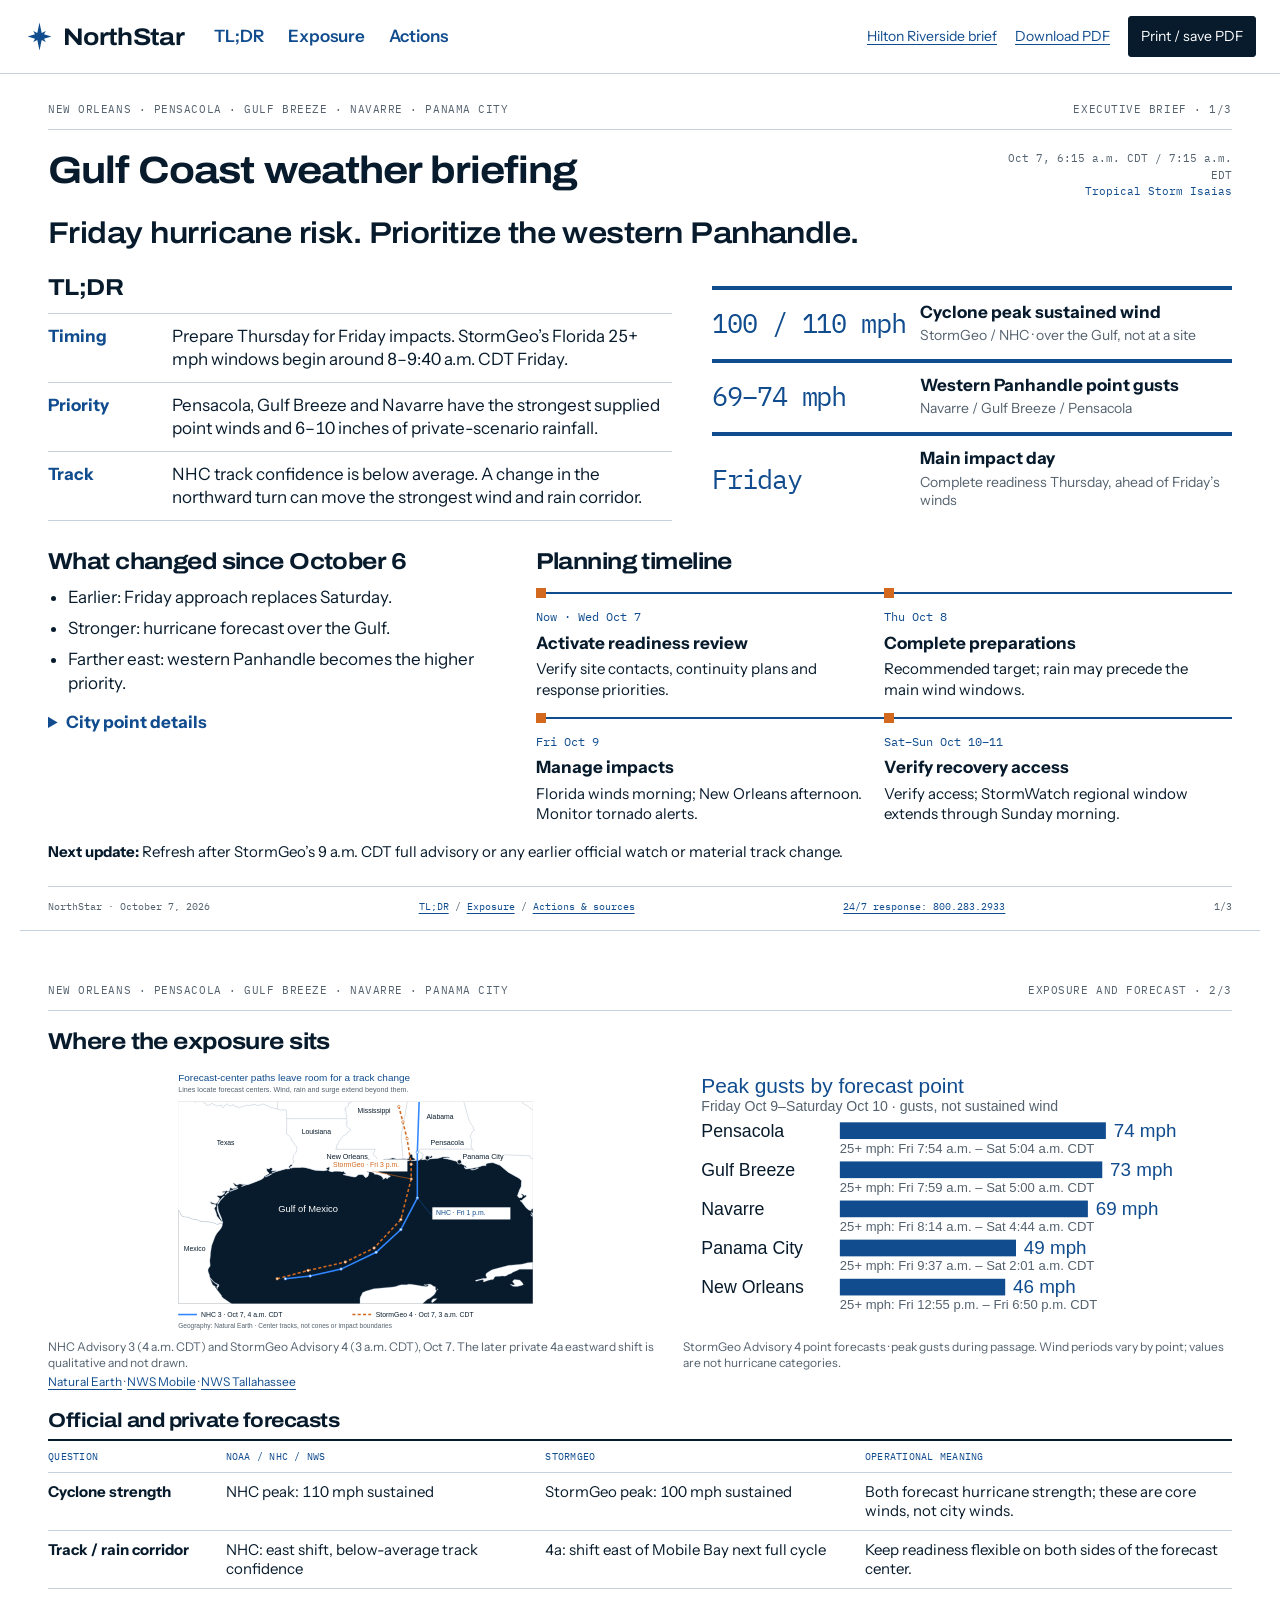
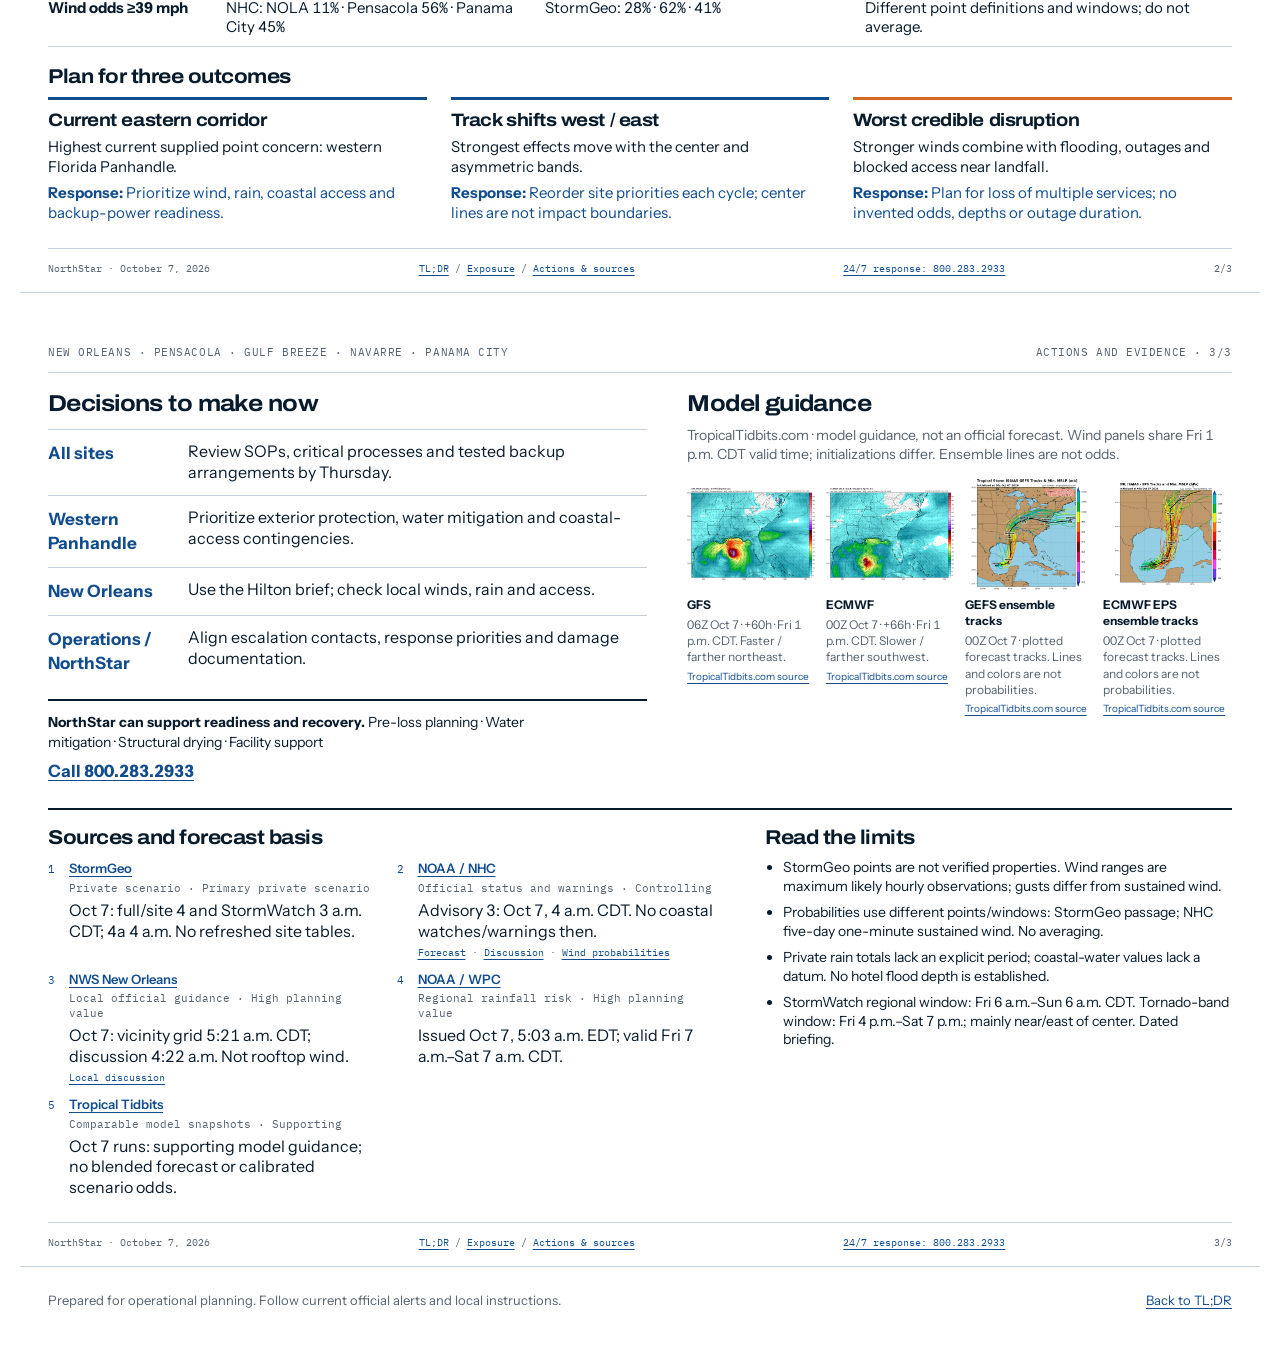
<file: index.html>
<!doctype html>
<html lang="en"><head><meta charset="utf-8"><meta name="viewport" content="width=device-width,initial-scale=1"><meta name="theme-color" content="#071B2C"><title>Gulf Coast weather briefing | NorthStar</title><meta name="description" content="Isaias is forecast to strengthen over the Gulf. The eastward track trend lowers current New Orleans exposure while raising concern farther east."><meta property="og:title" content="Gulf Coast weather briefing | NorthStar"><meta property="og:description" content="Friday hurricane risk. Prioritize the western Panhandle."><meta property="og:url" content="https://northstarrecovery.github.io/gulf-disturbance-57-briefing/"><link rel="stylesheet" href="styles.css"><script src="app.js" defer></script></head>
<body><a class="skip" href="#summary">Skip to briefing</a>
<header class="site-head"><a class="brand" href="#summary" aria-label="NorthStar briefing"><img src="assets/logos/star-mark-blue.svg" alt=""><span>NorthStar</span></a><nav aria-label="Briefing sections"><a href="#summary">TL;DR</a><a href="#exposure">Exposure</a><a href="#decisions">Actions</a></nav><div class="tools"><a href="https://northstarrecovery.github.io/gulf-disturbance-57-briefing/hilton-riverside/">Hilton Riverside brief</a><a class="pdf-download" href="briefing.pdf">Download PDF</a><button type="button" data-print>Print / save PDF</button></div></header>
<main>
<section class="sheet summary-sheet" id="summary" aria-labelledby="brief-title">
<div class="first-sheet-head"><div class="print-brand"><img src="assets/logos/star-mark-blue.svg" alt=""><span>NorthStar</span></div><div class="sheet-head"><span>New Orleans · Pensacola · Gulf Breeze · Navarre · Panama City</span><span>Executive brief · 1/3</span></div></div>
<div class="summary-title"><h1 id="brief-title">Gulf Coast weather briefing</h1><p class="stamp">Oct 7, 6:15 a.m. CDT / 7:15 a.m. EDT<span>Tropical Storm Isaias</span></p></div>
<p class="headline">Friday hurricane risk. Prioritize the western Panhandle.</p>
<div class="summary-main"><div class="tldr"><h2>TL;DR</h2><ol><li><span class="tldr-label">Timing</span><p>Prepare Thursday for Friday impacts. StormGeo’s Florida 25+ mph windows begin around 8–9:40 a.m. CDT Friday.</p></li><li><span class="tldr-label">Priority</span><p>Pensacola, Gulf Breeze and Navarre have the strongest supplied point winds and 6–10 inches of private-scenario rainfall.</p></li><li><span class="tldr-label">Track</span><p>NHC track confidence is below average. A change in the northward turn can move the strongest wind and rain corridor.</p></li></ol></div><div class="metrics" aria-label="Key forecast figures"><div class="metric"><strong>100 / 110 mph</strong><span>Cyclone peak sustained wind</span><p>StormGeo / NHC · over the Gulf, not at a site</p></div><div class="metric"><strong>69–74 mph</strong><span>Western Panhandle point gusts</span><p>Navarre / Gulf Breeze / Pensacola</p></div><div class="metric"><strong>Friday</strong><span>Main impact day</span><p>Complete readiness Thursday, ahead of Friday’s winds</p></div></div></div>
<div class="summary-bottom"><div class="change-block"><h2>What changed since October 6</h2><ul><li>Earlier: Friday approach replaces Saturday.</li><li>Stronger: hurricane forecast over the Gulf.</li><li>Farther east: western Panhandle becomes the higher priority.</li></ul><details class="point-details"><summary>City point details</summary><table class="point-table"><thead><tr><th>StormGeo<br>city point</th><th>Upper sustained<br>(mph)</th><th>Gust<br>(mph)</th><th>Probability<br>≥39 mph</th><th>Rain<br>(in)</th></tr></thead><tbody><tr><th scope="row">New Orleans</th><td>26</td><td>46</td><td>28%</td><td>2–5</td></tr><tr><th scope="row">Panama City</th><td>35</td><td>49</td><td>41%</td><td>3–6</td></tr><tr><th scope="row">Navarre</th><td>51</td><td>69</td><td>60%</td><td>6–10</td></tr><tr><th scope="row">Gulf Breeze</th><td>53</td><td>73</td><td>58%</td><td>6–10</td></tr><tr><th scope="row">Pensacola</th><td>56</td><td>74</td><td>62%</td><td>6–10</td></tr></tbody></table></details></div><div class="timing"><h2>Planning timeline</h2><ol><li><span class="time">Now · Wed Oct 7</span><strong>Activate readiness review</strong><p>Verify site contacts, continuity plans and response priorities.</p></li><li><span class="time">Thu Oct 8</span><strong>Complete preparations</strong><p>Recommended target; rain may precede the main wind windows.</p></li><li><span class="time">Fri Oct 9</span><strong>Manage impacts</strong><p>Florida winds morning; New Orleans afternoon. Monitor tornado alerts.</p></li><li><span class="time">Sat–Sun Oct 10–11</span><strong>Verify recovery access</strong><p>Verify access; StormWatch regional window extends through Sunday morning.</p></li></ol></div></div>
<p class="next-update"><strong>Next update:</strong> Refresh after StormGeo’s 9 a.m. CDT full advisory or any earlier official watch or material track change.</p><footer class="sheet-foot"><span>NorthStar · October 7, 2026</span><nav aria-label="Briefing contents"><a href="#summary">TL;DR</a> / <a href="#exposure">Exposure</a> / <a href="#decisions">Actions &amp; sources</a></nav><a href="tel:8002832933">24/7 response: 800.283.2933</a><span>1/3</span></footer></section>

<section class="sheet exposure-sheet" id="exposure" aria-labelledby="exposure-title">
<div class="sheet-head"><span>New Orleans · Pensacola · Gulf Breeze · Navarre · Panama City</span><span>Exposure and forecast · 2/3</span></div>
<div class="section-heading"><h2 id="exposure-title">Where the exposure sits</h2></div>
<div class="visual-pair"><figure class="visual map"><img src="assets/gulf-tracks.svg" alt="Geographic Gulf map comparing dated NHC Advisory 3 and StormGeo Advisory 4 forecast center tracks and locating New Orleans, Pensacola and Panama City. Lines are not impact boundaries." loading="eager"><figcaption>NHC Advisory 3 (4 a.m. CDT) and StormGeo Advisory 4 (3 a.m. CDT), Oct 7. The later private 4a eastward shift is qualitative and not drawn.<span class="geo-sources"><a href="https://www.naturalearthdata.com/about/terms-of-use/">Natural Earth</a> · <a href="https://forecast.weather.gov/product.php?site=NWS&amp;issuedby=MOB&amp;product=AFD&amp;format=TXT&amp;version=1&amp;glossary=0">NWS Mobile</a> · <a href="https://forecast.weather.gov/product.php?site=NWS&amp;issuedby=TAE&amp;product=AFD&amp;format=TXT&amp;version=1&amp;glossary=0">NWS Tallahassee</a></span></figcaption></figure><figure class="visual chart"><img src="assets/regional-wind.svg" alt="StormGeo point peak gusts: New Orleans 46, Panama City 49, Navarre 69, Gulf Breeze 73 and Pensacola 74 mph. These are gusts, not sustained winds." loading="eager"><figcaption>StormGeo Advisory 4 point forecasts · peak gusts during passage. Wind periods vary by point; values are not hurricane categories.</figcaption></figure></div>
<div class="comparison"><h2>Official and private forecasts</h2><table><thead><tr><th scope="col">Question</th><th scope="col">NOAA / NHC / NWS</th><th scope="col">StormGeo</th><th scope="col">Operational meaning</th></tr></thead><tbody><tr><th scope="row">Cyclone strength</th><td data-label="NOAA / NHC / NWS">NHC peak: 110 mph sustained</td><td data-label="StormGeo">StormGeo peak: 100 mph sustained</td><td data-label="Operational meaning">Both forecast hurricane strength; these are core winds, not city winds.</td></tr><tr><th scope="row">Track / rain corridor</th><td data-label="NOAA / NHC / NWS">NHC: east shift, below-average track confidence</td><td data-label="StormGeo">4a: shift east of Mobile Bay next full cycle</td><td data-label="Operational meaning">Keep readiness flexible on both sides of the forecast center.</td></tr><tr><th scope="row">Wind odds ≥39 mph</th><td data-label="NOAA / NHC / NWS">NHC: NOLA 11% · Pensacola 56% · Panama City 45%</td><td data-label="StormGeo">StormGeo: 28% · 62% · 41%</td><td data-label="Operational meaning">Different point definitions and windows; do not average.</td></tr></tbody></table></div>
<div class="scenario-wrap"><h2>Plan for three outcomes</h2><div class="scenarios"><article class="scenario"><h3>Current eastern corridor</h3><p>Highest current supplied point concern: western Florida Panhandle.</p><p><strong>Response:</strong> Prioritize wind, rain, coastal access and backup-power readiness.</p></article><article class="scenario"><h3>Track shifts west / east</h3><p>Strongest effects move with the center and asymmetric bands.</p><p><strong>Response:</strong> Reorder site priorities each cycle; center lines are not impact boundaries.</p></article><article class="scenario"><h3>Worst credible disruption</h3><p>Stronger winds combine with flooding, outages and blocked access near landfall.</p><p><strong>Response:</strong> Plan for loss of multiple services; no invented odds, depths or outage duration.</p></article></div></div>
<footer class="sheet-foot"><span>NorthStar · October 7, 2026</span><nav aria-label="Briefing contents"><a href="#summary">TL;DR</a> / <a href="#exposure">Exposure</a> / <a href="#decisions">Actions &amp; sources</a></nav><a href="tel:8002832933">24/7 response: 800.283.2933</a><span>2/3</span></footer></section>

<section class="sheet decisions-sheet" id="decisions" aria-labelledby="decisions-title">
<div class="sheet-head"><span>New Orleans · Pensacola · Gulf Breeze · Navarre · Panama City</span><span>Actions and evidence · 3/3</span></div>
<div class="decision-grid"><div><h2 id="decisions-title">Decisions to make now</h2><ol class="actions"><li><span class="action-owner">All sites</span><p>Review SOPs, critical processes and tested backup arrangements by Thursday.</p></li><li><span class="action-owner">Western Panhandle</span><p>Prioritize exterior protection, water mitigation and coastal-access contingencies.</p></li><li><span class="action-owner">New Orleans</span><p>Use the Hilton brief; check local winds, rain and access.</p></li><li><span class="action-owner">Operations / NorthStar</span><p>Align escalation contacts, response priorities and damage documentation.</p></li></ol><div class="response"><p><strong>NorthStar can support readiness and recovery.</strong> Pre-loss planning · Water mitigation · Structural drying · Facility support</p><a href="tel:8002832933">Call 800.283.2933</a></div></div><aside class="models"><h2>Model guidance</h2><p class="model-guidance">TropicalTidbits.com · model guidance, not an official forecast. Wind panels share Fri 1 p.m. CDT valid time; initializations differ. Ensemble lines are not odds.</p><div class="model-strip" style="--model-count:4"><figure class="model"><a data-local-zoom href="assets/gfs-wind-2026100706-f60.png" aria-label="Open full GFS image"><img src="assets/gfs-wind-2026100706-f60.png" alt="A compact, stronger center in the north-central Gulf with a broader area of stronger winds reaching toward the northern coast, compared with the two other panels at this valid time." loading="eager"></a><figcaption><strong>GFS</strong><span>06Z Oct 7 · +60h · Fri 1 p.m. CDT. Faster / farther northeast.</span><span class="model-provider"><a href="https://www.tropicaltidbits.com/analysis/models/?model=gfs&amp;region=seus&amp;pkg=mslp_wind&amp;runtime=2026100706&amp;fh=60">TropicalTidbits.com source</a></span></figcaption></figure><figure class="model"><a data-local-zoom href="assets/ecmwf-wind-2026100700-f66.png" aria-label="Open full ECMWF image"><img src="assets/ecmwf-wind-2026100700-f66.png" alt="A defined cyclone remains farther south in the Gulf at the same valid hour, with stronger winds nearer its core and a separate wind band along parts of the northern Gulf coast." loading="eager"></a><figcaption><strong>ECMWF</strong><span>00Z Oct 7 · +66h · Fri 1 p.m. CDT. Slower / farther southwest.</span><span class="model-provider"><a href="https://www.tropicaltidbits.com/analysis/models/?model=ecmwf&amp;region=seus&amp;pkg=mslp_wind&amp;runtime=2026100700&amp;fh=66">TropicalTidbits.com source</a></span></figcaption></figure><figure class="model"><a data-local-zoom href="assets/isaias-gefs-2026100700.png" aria-label="Open full GEFS ensemble tracks image"><img src="assets/isaias-gefs-2026100700.png" alt="Members show substantial track spread through the northern Gulf and inland; physics-based westward solutions remain present. The graphic expressly directs readers to official information for decisions." loading="eager"></a><figcaption><strong>GEFS ensemble tracks</strong><span>00Z Oct 7 · plotted forecast tracks. Lines and colors are not probabilities.</span><span class="model-provider"><a href="https://www.tropicaltidbits.com/storminfo/#09L">TropicalTidbits.com source</a></span></figcaption></figure><figure class="model"><a data-local-zoom href="assets/isaias-eps-2026100700.png" aria-label="Open full ECMWF EPS ensemble tracks image"><img src="assets/isaias-eps-2026100700.png" alt="Members differ across the central/northern Gulf and on northward timing. These physics-based trajectories do not eliminate the farther-east solutions discussed by NHC." loading="eager"></a><figcaption><strong>ECMWF EPS ensemble tracks</strong><span>00Z Oct 7 · plotted forecast tracks. Lines and colors are not probabilities.</span><span class="model-provider"><a href="https://www.tropicaltidbits.com/storminfo/#09L">TropicalTidbits.com source</a></span></figcaption></figure></div></aside></div>
<div class="evidence-grid"><section aria-labelledby="sources-title"><h2 id="sources-title">Sources and forecast basis</h2><ol class="sources"><li><span class="source-number">1</span><div><a href="https://stormgeo.com/">StormGeo</a><p class="source-meta">Private scenario · Primary private scenario</p><p class="source-body">Oct 7: full/site 4 and StormWatch 3 a.m. CDT; 4a 4 a.m. No refreshed site tables.</p></div></li><li><span class="source-number">2</span><div><a href="https://www.nhc.noaa.gov/archive/2026/al09/al092026.public.003.shtml">NOAA / NHC</a><p class="source-meta">Official status and warnings · Controlling</p><p class="source-body">Advisory 3: Oct 7, 4 a.m. CDT. No coastal watches/warnings then.</p><div class="source-links"><a href="https://www.nhc.noaa.gov/archive/2026/al09/al092026.fstadv.003.shtml">Forecast</a> · <a href="https://www.nhc.noaa.gov/archive/2026/al09/al092026.discus.003.shtml">Discussion</a> · <a href="https://www.nhc.noaa.gov/archive/2026/al09/al092026.wndprb.003.shtml">Wind probabilities</a></div></div></li><li><span class="source-number">3</span><div><a href="https://forecast.weather.gov/MapClick.php?lat=29.946&amp;lon=-90.063">NWS New Orleans</a><p class="source-meta">Local official guidance · High planning value</p><p class="source-body">Oct 7: vicinity grid 5:21 a.m. CDT; discussion 4:22 a.m. Not rooftop wind.</p><div class="source-links"><a href="https://forecast.weather.gov/product.php?format=TXT&amp;glossary=0&amp;highlight=off&amp;issuedby=LIX&amp;product=AFD&amp;site=NWS&amp;version=1">Local discussion</a></div></div></li><li><span class="source-number">4</span><div><a href="https://www.wpc.ncep.noaa.gov/qpf/ero.php?opt=curr&amp;day=3">NOAA / WPC</a><p class="source-meta">Regional rainfall risk · High planning value</p><p class="source-body">Issued Oct 7, 5:03 a.m. EDT; valid Fri 7 a.m.–Sat 7 a.m. CDT.</p></div></li><li><span class="source-number">5</span><div><a href="https://www.tropicaltidbits.com/analysis/models/">Tropical Tidbits</a><p class="source-meta">Comparable model snapshots · Supporting</p><p class="source-body">Oct 7 runs: supporting model guidance; no blended forecast or calibrated scenario odds.</p></div></li></ol></section><section class="limits" aria-labelledby="limits-title"><h2 id="limits-title">Read the limits</h2><ul><li>StormGeo points are not verified properties. Wind ranges are maximum likely hourly observations; gusts differ from sustained wind.</li><li>Probabilities use different points/windows: StormGeo passage; NHC five-day one-minute sustained wind. No averaging.</li><li>Private rain totals lack an explicit period; coastal-water values lack a datum. No hotel flood depth is established.</li><li>StormWatch regional window: Fri 6 a.m.–Sun 6 a.m. CDT. Tornado-band window: Fri 4 p.m.–Sat 7 p.m.; mainly near/east of center. Dated briefing.</li></ul></section></div>
<footer class="sheet-foot"><span>NorthStar · October 7, 2026</span><nav aria-label="Briefing contents"><a href="#summary">TL;DR</a> / <a href="#exposure">Exposure</a> / <a href="#decisions">Actions &amp; sources</a></nav><a href="tel:8002832933">24/7 response: 800.283.2933</a><span>3/3</span></footer></section>
</main><div class="web-foot"><p>Prepared for operational planning. Follow current official alerts and local instructions.</p><a href="#summary">Back to TL;DR</a></div>
</body></html>
</file>
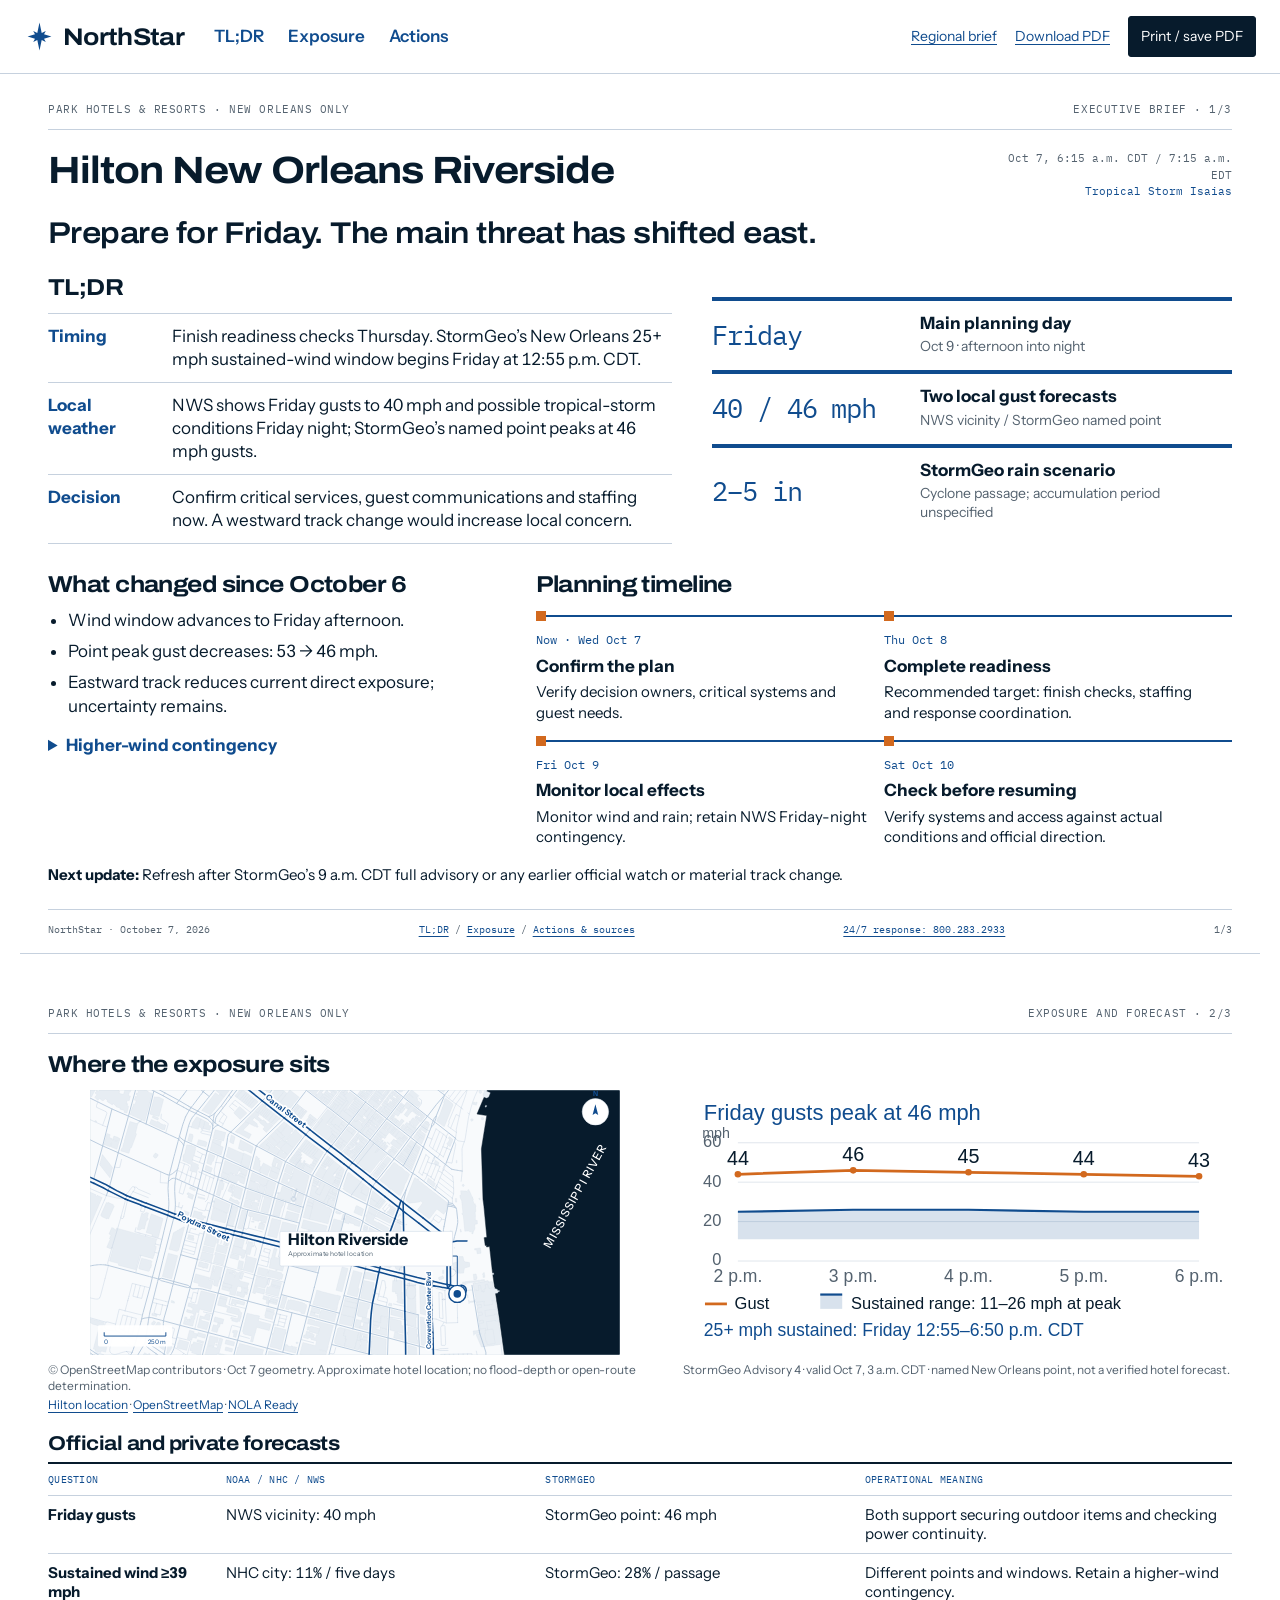
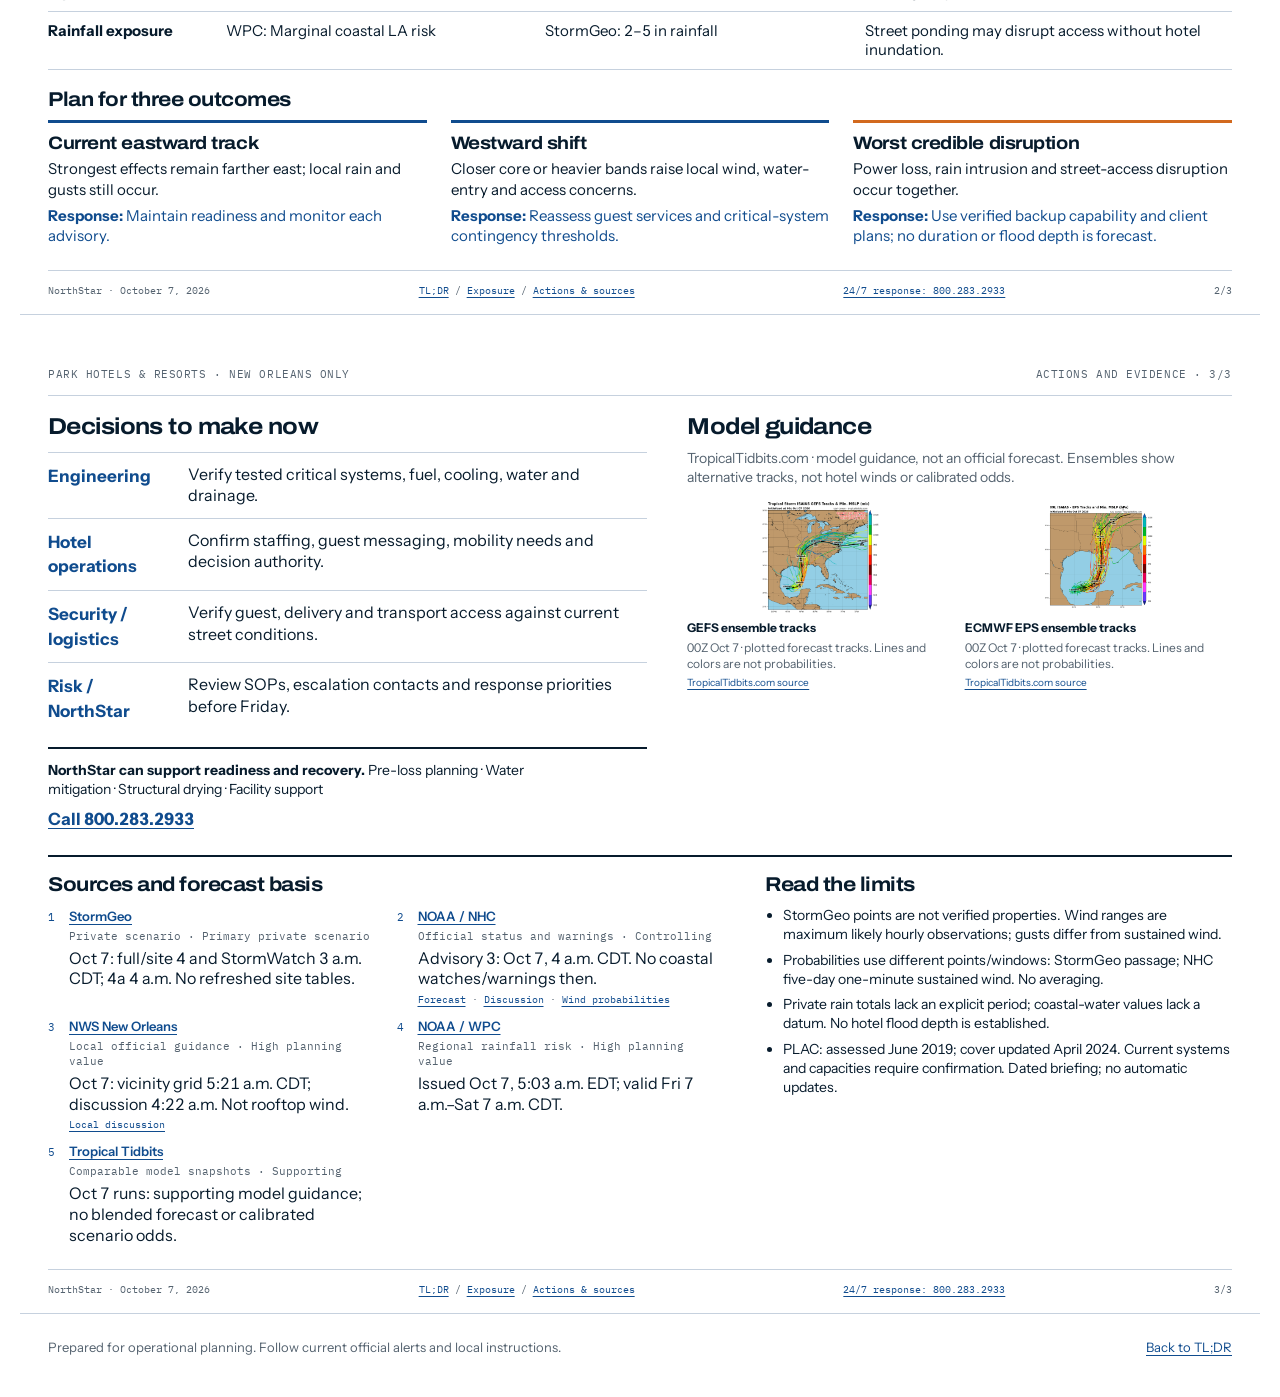
<file: hilton-riverside/index.html>
<!doctype html>
<html lang="en"><head><meta charset="utf-8"><meta name="viewport" content="width=device-width,initial-scale=1"><meta name="theme-color" content="#071B2C"><title>Hilton New Orleans Riverside | NorthStar</title><meta name="description" content="Current guidance places the strongest effects east of New Orleans. Gusty winds, rain and access disruption still warrant hotel readiness."><meta property="og:title" content="Hilton New Orleans Riverside | NorthStar"><meta property="og:description" content="Prepare for Friday. The main threat has shifted east."><meta property="og:url" content="https://northstarrecovery.github.io/gulf-disturbance-57-briefing/hilton-riverside/"><link rel="stylesheet" href="styles.css"><script src="app.js" defer></script></head>
<body><a class="skip" href="#summary">Skip to briefing</a>
<header class="site-head"><a class="brand" href="#summary" aria-label="NorthStar briefing"><img src="assets/logos/star-mark-blue.svg" alt=""><span>NorthStar</span></a><nav aria-label="Briefing sections"><a href="#summary">TL;DR</a><a href="#exposure">Exposure</a><a href="#decisions">Actions</a></nav><div class="tools"><a href="https://northstarrecovery.github.io/gulf-disturbance-57-briefing/">Regional brief</a><a class="pdf-download" href="briefing.pdf">Download PDF</a><button type="button" data-print>Print / save PDF</button></div></header>
<main>
<section class="sheet summary-sheet" id="summary" aria-labelledby="brief-title">
<div class="first-sheet-head"><div class="print-brand"><img src="assets/logos/star-mark-blue.svg" alt=""><span>NorthStar</span></div><div class="sheet-head"><span>Park Hotels &amp; Resorts · New Orleans only</span><span>Executive brief · 1/3</span></div></div>
<div class="summary-title"><h1 id="brief-title">Hilton New Orleans Riverside</h1><p class="stamp">Oct 7, 6:15 a.m. CDT / 7:15 a.m. EDT<span>Tropical Storm Isaias</span></p></div>
<p class="headline">Prepare for Friday. The main threat has shifted east.</p>
<div class="summary-main"><div class="tldr"><h2>TL;DR</h2><ol><li><span class="tldr-label">Timing</span><p>Finish readiness checks Thursday. StormGeo’s New Orleans 25+ mph sustained-wind window begins Friday at 12:55 p.m. CDT.</p></li><li><span class="tldr-label">Local weather</span><p>NWS shows Friday gusts to 40 mph and possible tropical-storm conditions Friday night; StormGeo’s named point peaks at 46 mph gusts.</p></li><li><span class="tldr-label">Decision</span><p>Confirm critical services, guest communications and staffing now. A westward track change would increase local concern.</p></li></ol></div><div class="metrics" aria-label="Key forecast figures"><div class="metric"><strong>Friday</strong><span>Main planning day</span><p>Oct 9 · afternoon into night</p></div><div class="metric"><strong>40 / 46 mph</strong><span>Two local gust forecasts</span><p>NWS vicinity / StormGeo named point</p></div><div class="metric"><strong>2–5 in</strong><span>StormGeo rain scenario</span><p>Cyclone passage; accumulation period unspecified</p></div></div></div>
<div class="summary-bottom"><div class="change-block"><h2>What changed since October 6</h2><ul><li>Wind window advances to Friday afternoon.</li><li>Point peak gust decreases: 53 → 46 mph.</li><li>Eastward track reduces current direct exposure; uncertainty remains.</li></ul><details class="point-details"><summary>Higher-wind contingency</summary><div class="technical"><div class="technical-item"><strong>Intensity tail</strong><p>Sustained ≥74 mph: StormGeo 9%; NHC city 1%. Different points/windows; neither measures hotel damage.</p></div></div></details></div><div class="timing"><h2>Planning timeline</h2><ol><li><span class="time">Now · Wed Oct 7</span><strong>Confirm the plan</strong><p>Verify decision owners, critical systems and guest needs.</p></li><li><span class="time">Thu Oct 8</span><strong>Complete readiness</strong><p>Recommended target: finish checks, staffing and response coordination.</p></li><li><span class="time">Fri Oct 9</span><strong>Monitor local effects</strong><p>Monitor wind and rain; retain NWS Friday-night contingency.</p></li><li><span class="time">Sat Oct 10</span><strong>Check before resuming</strong><p>Verify systems and access against actual conditions and official direction.</p></li></ol></div></div>
<p class="next-update"><strong>Next update:</strong> Refresh after StormGeo’s 9 a.m. CDT full advisory or any earlier official watch or material track change.</p><footer class="sheet-foot"><span>NorthStar · October 7, 2026</span><nav aria-label="Briefing contents"><a href="#summary">TL;DR</a> / <a href="#exposure">Exposure</a> / <a href="#decisions">Actions &amp; sources</a></nav><a href="tel:8002832933">24/7 response: 800.283.2933</a><span>1/3</span></footer></section>

<section class="sheet exposure-sheet" id="exposure" aria-labelledby="exposure-title">
<div class="sheet-head"><span>Park Hotels &amp; Resorts · New Orleans only</span><span>Exposure and forecast · 2/3</span></div>
<div class="section-heading"><h2 id="exposure-title">Where the exposure sits</h2></div>
<div class="visual-pair"><figure class="visual map"><img src="assets/hilton-vicinity.svg" alt="Geographic map locating Hilton New Orleans Riverside and nearby streets on the Mississippi River. No hazard footprint or current road status is shown." loading="eager"><figcaption>© OpenStreetMap contributors · Oct 7 geometry. Approximate hotel location; no flood-depth or open-route determination.<span class="geo-sources"><a href="https://www.hilton.com/en/hotels/msynhhh-hilton-new-orleans-riverside/hotel-location/">Hilton location</a> · <a href="https://www.openstreetmap.org/copyright">OpenStreetMap</a> · <a href="https://ready.nola.gov/rain/">NOLA Ready</a></span></figcaption></figure><figure class="visual chart"><img src="assets/hotel-wind.svg" alt="StormGeo New Orleans Friday hourly gusts: 44 mph at 2 p.m., 46 at 3 p.m., 45 at 4 p.m., 44 at 5 p.m., 43 at 6 p.m. Upper sustained range peaks at 26 mph." loading="eager"><figcaption>StormGeo Advisory 4 · valid Oct 7, 3 a.m. CDT · named New Orleans point, not a verified hotel forecast.</figcaption></figure></div>
<div class="comparison"><h2>Official and private forecasts</h2><table><thead><tr><th scope="col">Question</th><th scope="col">NOAA / NHC / NWS</th><th scope="col">StormGeo</th><th scope="col">Operational meaning</th></tr></thead><tbody><tr><th scope="row">Friday gusts</th><td data-label="NOAA / NHC / NWS">NWS vicinity: 40 mph</td><td data-label="StormGeo">StormGeo point: 46 mph</td><td data-label="Operational meaning">Both support securing outdoor items and checking power continuity.</td></tr><tr><th scope="row">Sustained wind ≥39 mph</th><td data-label="NOAA / NHC / NWS">NHC city: 11% / five days</td><td data-label="StormGeo">StormGeo: 28% / passage</td><td data-label="Operational meaning">Different points and windows. Retain a higher-wind contingency.</td></tr><tr><th scope="row">Rainfall exposure</th><td data-label="NOAA / NHC / NWS">WPC: Marginal coastal LA risk</td><td data-label="StormGeo">StormGeo: 2–5 in rainfall</td><td data-label="Operational meaning">Street ponding may disrupt access without hotel inundation.</td></tr></tbody></table></div>
<div class="scenario-wrap"><h2>Plan for three outcomes</h2><div class="scenarios"><article class="scenario"><h3>Current eastward track</h3><p>Strongest effects remain farther east; local rain and gusts still occur.</p><p><strong>Response:</strong> Maintain readiness and monitor each advisory.</p></article><article class="scenario"><h3>Westward shift</h3><p>Closer core or heavier bands raise local wind, water-entry and access concerns.</p><p><strong>Response:</strong> Reassess guest services and critical-system contingency thresholds.</p></article><article class="scenario"><h3>Worst credible disruption</h3><p>Power loss, rain intrusion and street-access disruption occur together.</p><p><strong>Response:</strong> Use verified backup capability and client plans; no duration or flood depth is forecast.</p></article></div></div>
<footer class="sheet-foot"><span>NorthStar · October 7, 2026</span><nav aria-label="Briefing contents"><a href="#summary">TL;DR</a> / <a href="#exposure">Exposure</a> / <a href="#decisions">Actions &amp; sources</a></nav><a href="tel:8002832933">24/7 response: 800.283.2933</a><span>2/3</span></footer></section>

<section class="sheet decisions-sheet" id="decisions" aria-labelledby="decisions-title">
<div class="sheet-head"><span>Park Hotels &amp; Resorts · New Orleans only</span><span>Actions and evidence · 3/3</span></div>
<div class="decision-grid"><div><h2 id="decisions-title">Decisions to make now</h2><ol class="actions"><li><span class="action-owner">Engineering</span><p>Verify tested critical systems, fuel, cooling, water and drainage.</p></li><li><span class="action-owner">Hotel operations</span><p>Confirm staffing, guest messaging, mobility needs and decision authority.</p></li><li><span class="action-owner">Security / logistics</span><p>Verify guest, delivery and transport access against current street conditions.</p></li><li><span class="action-owner">Risk / NorthStar</span><p>Review SOPs, escalation contacts and response priorities before Friday.</p></li></ol><div class="response"><p><strong>NorthStar can support readiness and recovery.</strong> Pre-loss planning · Water mitigation · Structural drying · Facility support</p><a href="tel:8002832933">Call 800.283.2933</a></div></div><aside class="models"><h2>Model guidance</h2><p class="model-guidance">TropicalTidbits.com · model guidance, not an official forecast. Ensembles show alternative tracks, not hotel winds or calibrated odds.</p><div class="model-strip" style="--model-count:2"><figure class="model"><a data-local-zoom href="assets/isaias-gefs-2026100700.png" aria-label="Open full GEFS ensemble tracks image"><img src="assets/isaias-gefs-2026100700.png" alt="Members show substantial track spread through the northern Gulf and inland; physics-based westward solutions remain present. The graphic expressly directs readers to official information for decisions." loading="eager"></a><figcaption><strong>GEFS ensemble tracks</strong><span>00Z Oct 7 · plotted forecast tracks. Lines and colors are not probabilities.</span><span class="model-provider"><a href="https://www.tropicaltidbits.com/storminfo/#09L">TropicalTidbits.com source</a></span></figcaption></figure><figure class="model"><a data-local-zoom href="assets/isaias-eps-2026100700.png" aria-label="Open full ECMWF EPS ensemble tracks image"><img src="assets/isaias-eps-2026100700.png" alt="Members differ across the central/northern Gulf and on northward timing. These physics-based trajectories do not eliminate the farther-east solutions discussed by NHC." loading="eager"></a><figcaption><strong>ECMWF EPS ensemble tracks</strong><span>00Z Oct 7 · plotted forecast tracks. Lines and colors are not probabilities.</span><span class="model-provider"><a href="https://www.tropicaltidbits.com/storminfo/#09L">TropicalTidbits.com source</a></span></figcaption></figure></div></aside></div>
<div class="evidence-grid"><section aria-labelledby="sources-title"><h2 id="sources-title">Sources and forecast basis</h2><ol class="sources"><li><span class="source-number">1</span><div><a href="https://stormgeo.com/">StormGeo</a><p class="source-meta">Private scenario · Primary private scenario</p><p class="source-body">Oct 7: full/site 4 and StormWatch 3 a.m. CDT; 4a 4 a.m. No refreshed site tables.</p></div></li><li><span class="source-number">2</span><div><a href="https://www.nhc.noaa.gov/archive/2026/al09/al092026.public.003.shtml">NOAA / NHC</a><p class="source-meta">Official status and warnings · Controlling</p><p class="source-body">Advisory 3: Oct 7, 4 a.m. CDT. No coastal watches/warnings then.</p><div class="source-links"><a href="https://www.nhc.noaa.gov/archive/2026/al09/al092026.fstadv.003.shtml">Forecast</a> · <a href="https://www.nhc.noaa.gov/archive/2026/al09/al092026.discus.003.shtml">Discussion</a> · <a href="https://www.nhc.noaa.gov/archive/2026/al09/al092026.wndprb.003.shtml">Wind probabilities</a></div></div></li><li><span class="source-number">3</span><div><a href="https://forecast.weather.gov/MapClick.php?lat=29.946&amp;lon=-90.063">NWS New Orleans</a><p class="source-meta">Local official guidance · High planning value</p><p class="source-body">Oct 7: vicinity grid 5:21 a.m. CDT; discussion 4:22 a.m. Not rooftop wind.</p><div class="source-links"><a href="https://forecast.weather.gov/product.php?format=TXT&amp;glossary=0&amp;highlight=off&amp;issuedby=LIX&amp;product=AFD&amp;site=NWS&amp;version=1">Local discussion</a></div></div></li><li><span class="source-number">4</span><div><a href="https://www.wpc.ncep.noaa.gov/qpf/ero.php?opt=curr&amp;day=3">NOAA / WPC</a><p class="source-meta">Regional rainfall risk · High planning value</p><p class="source-body">Issued Oct 7, 5:03 a.m. EDT; valid Fri 7 a.m.–Sat 7 a.m. CDT.</p></div></li><li><span class="source-number">5</span><div><a href="https://www.tropicaltidbits.com/analysis/models/">Tropical Tidbits</a><p class="source-meta">Comparable model snapshots · Supporting</p><p class="source-body">Oct 7 runs: supporting model guidance; no blended forecast or calibrated scenario odds.</p></div></li></ol></section><section class="limits" aria-labelledby="limits-title"><h2 id="limits-title">Read the limits</h2><ul><li>StormGeo points are not verified properties. Wind ranges are maximum likely hourly observations; gusts differ from sustained wind.</li><li>Probabilities use different points/windows: StormGeo passage; NHC five-day one-minute sustained wind. No averaging.</li><li>Private rain totals lack an explicit period; coastal-water values lack a datum. No hotel flood depth is established.</li><li>PLAC: assessed June 2019; cover updated April 2024. Current systems and capacities require confirmation. Dated briefing; no automatic updates.</li></ul></section></div>
<footer class="sheet-foot"><span>NorthStar · October 7, 2026</span><nav aria-label="Briefing contents"><a href="#summary">TL;DR</a> / <a href="#exposure">Exposure</a> / <a href="#decisions">Actions &amp; sources</a></nav><a href="tel:8002832933">24/7 response: 800.283.2933</a><span>3/3</span></footer></section>
</main><div class="web-foot"><p>Prepared for operational planning. Follow current official alerts and local instructions.</p><a href="#summary">Back to TL;DR</a></div>
</body></html>
</file>
<file: styles.css>
@font-face{font-family:Archivo;src:url('assets/fonts/Archivo.ttf') format('truetype');font-weight:100 900;font-display:swap}
@font-face{font-family:Instrument;src:url('assets/fonts/Instrument.ttf') format('truetype');font-weight:400 700;font-display:swap}
@font-face{font-family:Plex;src:url('assets/fonts/Plex.ttf') format('truetype');font-weight:100 700;font-display:swap}
:root{--navy:#071B2C;--blue:#104C8E;--copper:#D2691E;--copper-text:#B85510;--muted:#54626F;--line:#C6D1DE;--white:#fff}
*{box-sizing:border-box}html{scroll-behavior:smooth;scroll-padding-top:95px}body{margin:0;background:var(--white);color:var(--navy);font:17px/1.45 Instrument,Arial,sans-serif;font-variant-numeric:tabular-nums}a{color:var(--blue);text-underline-offset:3px;text-decoration-thickness:1px}a:hover{text-decoration-thickness:2px}button{font:inherit}h1,h2,h3,p,ul,ol,figure{margin:0}h1,h2,h3{font-family:Archivo,Arial,sans-serif;font-variation-settings:'wdth' 112;font-weight:700;letter-spacing:-.025em;line-height:1.12;text-wrap:balance}h1{font-size:clamp(27px,3vw,38px)}h2{font-size:23px}h3{font-size:18px}p,li{overflow-wrap:break-word}button,a{touch-action:manipulation}button:focus-visible,a:focus-visible,summary:focus-visible{outline:3px solid var(--copper);outline-offset:4px}::selection{background:var(--navy);color:var(--white)}.skip{position:fixed;left:12px;top:-80px;z-index:20;background:var(--white);padding:12px}.skip:focus{top:12px}.site-head{position:sticky;top:0;z-index:10;display:flex;align-items:center;gap:30px;min-height:74px;padding:14px max(24px,calc((100vw - 1240px)/2));background:var(--white);border-bottom:1px solid var(--line)}.brand{display:flex;align-items:center;gap:8px;white-space:nowrap;text-decoration:none;color:var(--navy);font:700 24px Archivo,sans-serif;letter-spacing:-.028em;font-variation-settings:'wdth' 112}.brand img{width:31px;height:31px}.site-head nav{display:flex;gap:24px}.site-head nav a{font-weight:600;text-decoration:none}.tools{margin-left:auto;display:flex;gap:18px;align-items:center;font-size:14px}.tools button{border:1px solid var(--navy);border-radius:3px;background:var(--navy);color:var(--white);padding:9px 12px;cursor:pointer}.tools button:hover{background:var(--blue)}main{max-width:1240px;margin:auto}.sheet{padding:28px 28px 16px;position:relative;scroll-margin-top:84px;border-bottom:1px solid var(--line)}.sheet+.sheet{margin-top:24px}.sheet-head{display:flex;justify-content:space-between;gap:20px;font:11px/1.4 Plex,monospace;text-transform:uppercase;letter-spacing:.05em;color:var(--muted);padding-bottom:12px;border-bottom:1px solid var(--line)}.summary-title{display:flex;align-items:flex-start;gap:24px;justify-content:space-between;padding-top:20px}.stamp{flex:0 0 230px;font:11px/1.5 Plex,monospace;color:var(--muted);text-align:right}.stamp span{display:block;color:var(--blue)}.headline{font:600 clamp(21px,2.6vw,30px)/1.18 Archivo,sans-serif;font-variation-settings:'wdth' 112;letter-spacing:-.018em;max-width:48ch;margin:16px 0 24px;text-wrap:balance}.summary-main{display:grid;grid-template-columns:1.2fr 1fr;gap:40px}.tldr h2{margin-bottom:12px}.tldr ol{list-style:none;padding:0}.tldr li{display:grid;grid-template-columns:92px 1fr;gap:12px;padding:11px 0;border-top:1px solid var(--line);line-height:1.35}.tldr li:last-child{border-bottom:1px solid var(--line)}.tldr-label{font-weight:700;color:var(--blue)}.metrics{display:grid;grid-template-columns:repeat(3,1fr);gap:18px;align-self:center}.metric{padding-top:13px;border-top:4px solid var(--blue)}.metric strong{display:block;font:700 30px/1.05 Plex,monospace;letter-spacing:-.04em;color:var(--blue);white-space:nowrap}.metric span{display:block;font-weight:700;margin-top:8px;line-height:1.2}.metric p{margin-top:7px;font-size:14px;line-height:1.35;color:var(--muted)}.summary-bottom{display:grid;grid-template-columns:.9fr 1.4fr;gap:40px;margin-top:28px}.change-block ul{padding-left:20px;margin:11px 0 10px}.change-block li{margin-bottom:6px}.source-note{color:var(--muted);font-size:14px;line-height:1.4}.timing ol{list-style:none;padding:0;display:grid;grid-template-columns:repeat(3,1fr);margin-top:18px}.timing li{position:relative;border-top:2px solid var(--blue);padding:15px 14px 0 0}.timing li:before{content:'';position:absolute;top:-6px;left:0;width:10px;height:10px;background:var(--copper)}.timing .time{font:12px/1.3 Plex,monospace;color:var(--blue);display:block;margin-bottom:8px}.timing strong{font-weight:700;display:block;line-height:1.2;margin-bottom:6px}.timing p{font-size:15px;line-height:1.35}.sheet-foot{display:flex;justify-content:space-between;gap:20px;align-items:center;font:10px/1.5 Plex,monospace;color:var(--muted);border-top:1px solid var(--line);padding-top:12px;margin-top:24px}.section-heading{display:flex;justify-content:space-between;align-items:baseline;gap:32px;margin:18px 0 12px}.section-heading p{max-width:55ch;font-size:14px;color:var(--muted)}.visual-pair{display:grid;grid-template-columns:1.12fr 1fr;gap:20px}.visual img{display:block;width:100%;height:265px;object-fit:contain;object-position:center;background:var(--white)}figcaption{font-size:12px;line-height:1.35;color:var(--muted);padding-top:7px}.comparison{margin-top:18px}.comparison h2{font-size:20px;margin-bottom:8px}table{border-collapse:collapse;width:100%;table-layout:fixed;font-size:15px;line-height:1.3}th,td{text-align:left;vertical-align:top;padding:9px 12px 9px 0;border-bottom:1px solid var(--line)}thead th{font:10px/1.3 Plex,monospace;color:var(--blue);text-transform:uppercase;letter-spacing:.025em;border-top:2px solid var(--navy)}th:first-child{width:15%}th:nth-child(2),th:nth-child(3){width:27%}th:nth-child(4){width:31%}tbody th{font-weight:700}td:last-child{padding-right:0}.scenario-wrap{margin-top:18px}.scenario-wrap>h2{font-size:20px;margin-bottom:10px}.scenarios{display:grid;grid-template-columns:repeat(3,1fr);gap:24px}.scenario{border-top:3px solid var(--blue);padding-top:10px}.scenario:last-child{border-color:var(--copper)}.scenario p{font-size:15px;line-height:1.35;margin-top:6px}.scenario p:last-child{color:var(--blue)}.decision-grid{display:grid;grid-template-columns:1.1fr 1fr;gap:40px;margin-top:18px}.actions{padding:0;list-style:none;margin-top:12px}.actions li{display:grid;grid-template-columns:125px 1fr;gap:15px;border-top:1px solid var(--line);padding:11px 0}.action-owner{font-weight:700;color:var(--blue)}.actions p{font-size:16px;line-height:1.35}.response{margin-top:12px;padding-top:12px;border-top:2px solid var(--navy)}.response p{font-size:14px;line-height:1.4;max-width:60ch}.response a{display:inline-block;margin-top:7px;font-weight:700}.models>p{font-size:14px;line-height:1.4;color:var(--muted);margin-top:9px}.model-strip{display:grid;grid-template-columns:repeat(3,1fr);gap:10px;margin-top:13px}.model img{display:block;width:100%;height:112px;object-fit:cover}.model a:focus-visible{display:block}.model figcaption{font-size:12px}.model figcaption strong{display:block;color:var(--navy);font-weight:700;margin-bottom:4px}.model figcaption span{display:block}.evidence-grid{display:grid;grid-template-columns:1.2fr 1fr;gap:40px;border-top:2px solid var(--navy);margin-top:24px;padding-top:16px}.evidence-grid h2{font-size:20px}.sources{list-style:none;padding:0;display:grid;grid-template-columns:1fr 1fr;gap:11px 20px;margin-top:12px}.sources li{display:flex;gap:8px;font-size:13px;line-height:1.3}.source-number{font:11px/1.4 Plex,monospace;color:var(--blue);padding-top:2px;min-width:13px}.sources a{font-weight:600}.sources p{color:var(--muted);margin-top:4px;font-size:11px;line-height:1.35}.limits ul{padding-left:18px;margin-top:10px}.limits li{font-size:14px;line-height:1.35;margin-bottom:7px}.limits details{margin-top:12px;font-size:14px}.limits summary{cursor:pointer;color:var(--blue);font-weight:700}.limits details p{margin-top:7px}.web-foot{max-width:1240px;margin:0 auto;padding:24px 28px 40px;display:flex;gap:20px;justify-content:space-between;font-size:13px;color:var(--muted)}
@media(max-width:1000px){.tools>a{display:none}.site-head{gap:25px}.summary-main{grid-template-columns:1fr 1fr;gap:26px}.metrics{gap:12px}.metric strong{font-size:24px}.summary-bottom,.decision-grid,.evidence-grid{gap:26px}.sheet-head{font-size:10px}.visual img{height:230px}}
@media(max-width:700px){html{scroll-padding-top:135px}.site-head{padding:12px 18px;gap:12px;flex-wrap:wrap;min-height:auto}.brand{font-size:21px}.brand img{width:27px;height:27px}.site-head nav{order:3;flex-basis:100%;justify-content:space-between;padding-top:6px;font-size:15px;gap:16px}.tools button{font-size:12px;padding:7px 9px}.sheet{padding:20px 18px 14px;scroll-margin-top:116px}.sheet+.sheet{margin-top:12px}.sheet-head{gap:12px;align-items:flex-start;font-size:9px}.sheet-head span:first-child{max-width:62%}.sheet-head span:last-child{text-align:right}.summary-title{display:block;padding-top:17px}.stamp{text-align:left;margin-top:10px;font-size:10px}.stamp span{display:inline;margin-left:10px}.headline{font-size:24px;margin:16px 0 20px}.summary-main,.summary-bottom,.decision-grid,.evidence-grid{display:block}.tldr li{grid-template-columns:80px 1fr;gap:12px;font-size:16px}.tldr-label{font-size:15px}.metrics{margin-top:24px;gap:15px}.metric strong{font-size:23px;white-space:normal}.metric span{font-size:14px}.metric p{font-size:12px}.summary-bottom{margin-top:25px}.timing{margin-top:24px}.timing ol{display:block;margin-top:16px}.timing li{border-top:0;border-left:2px solid var(--blue);padding:0 0 18px 20px;display:grid;grid-template-columns:100px 1fr;gap:3px 12px}.timing li:before{left:-6px;top:0}.timing .time{grid-row:1/3;margin:0}.timing p{font-size:15px;grid-column:2}.timing strong{margin:0}.visual-pair{display:block}.visual+.visual{margin-top:20px}.visual img{height:auto;max-height:300px}.section-heading{display:block}.section-heading p{margin-top:8px}.comparison{overflow-x:auto}.comparison table{min-width:650px}.comparison h2{position:sticky;left:0}.scenarios{display:block}.scenario+.scenario{margin-top:18px}.scenario p{font-size:16px}.sheet-foot{gap:12px;font-size:8px;flex-wrap:wrap;margin-top:22px}.sheet-foot span:last-child{margin-left:auto}.actions li{grid-template-columns:98px 1fr;gap:13px}.action-owner{font-size:15px}.actions p{font-size:16px}.models{margin-top:24px}.model-strip{gap:10px}.model img{height:95px}.model figcaption{font-size:11px}.evidence-grid{margin-top:24px}.sources{gap:14px;grid-template-columns:1fr}.sources li{font-size:14px}.sources p{font-size:12px}.limits{margin-top:23px}.limits li{font-size:15px}.web-foot{display:block;padding:22px 18px 35px}.web-foot a{display:inline-block;margin-top:12px}}
@media(prefers-reduced-motion:reduce){html{scroll-behavior:auto}}
.metrics{display:flex;flex-direction:column;gap:14px;align-self:stretch;justify-content:center}.metric{display:grid;grid-template-columns:190px 1fr;gap:4px 18px;padding-top:12px}.metric strong{grid-row:1/3;font-size:27px;align-self:center}.metric span{margin:0}.metric p{margin:0}.timing ol{grid-template-columns:repeat(2,1fr);gap:17px 0}.model-strip{grid-template-columns:repeat(4,1fr)}.model img{object-fit:contain}.model-provider{margin-top:4px;font-size:10px}.geo-sources{display:block;margin-top:3px}.next-update{font-size:15px;line-height:1.3;margin:18px 0}.source-meta,.source-links{font:10px/1.4 Plex,monospace;color:var(--muted);margin-top:4px}.sources .source-body{font-size:16px;color:var(--navy);line-height:1.3}.technical{display:grid;gap:9px;margin-top:9px}.technical-item{font-size:16px;line-height:1.3}.technical-item strong{color:var(--blue)}.technical-item p{margin-top:3px!important}
.print-brand{display:none}.point-details{margin-top:14px}.point-details summary{font-weight:700;color:var(--blue);cursor:pointer}.point-table{margin-top:9px;font-size:14px}.point-table th,.point-table td{width:auto!important;padding:6px 7px 6px 0}.point-table th:first-child{width:24%!important}.point-table thead th{font-size:9px}.point-table td{white-space:nowrap}.point-details .technical{font-size:16px}.model-strip{grid-template-columns:repeat(var(--model-count,4),1fr)}.evidence-grid{grid-template-columns:1.45fr 1fr}
@media(max-width:1000px){.metric{grid-template-columns:165px 1fr}.metric strong{font-size:24px}}
@media(max-width:700px){.metrics{display:flex;gap:15px}.metric{grid-template-columns:155px 1fr}.metric strong{font-size:23px;white-space:nowrap}.metric span{font-size:15px}.metric p{font-size:13px}.timing ol{display:block}.model-strip{grid-template-columns:repeat(2,1fr)}.model img{height:115px}.model figcaption{font-size:12px}.source-meta,.source-links{font-size:11px}.sources .source-body{font-size:15px}.next-update{font-size:15px;margin-top:8px}.technical-item{font-size:15px}}
@media screen and (max-width:700px){.comparison{overflow:visible}.comparison table{min-width:0;display:block;font-size:16px}.comparison thead{display:none}.comparison tbody,.comparison tr,.comparison th,.comparison td{display:block;width:100%}.comparison tr{border-top:2px solid var(--navy);margin-bottom:20px}.comparison th{font-size:18px;border:0;padding:12px 0 8px}.comparison td{display:grid;grid-template-columns:115px 1fr;gap:12px;padding:9px 0;border-top:1px solid var(--line);border-bottom:0}.comparison td:before{content:attr(data-label);font-size:12px;font-weight:700;color:var(--blue);line-height:1.35}.comparison td:last-child{border-bottom:1px solid var(--line)}.model img{object-fit:contain}}
@page{size:Letter landscape;margin:.4in .45in}
@media print{
 html{scroll-behavior:auto}body{font-size:12pt;line-height:1.3;-webkit-print-color-adjust:exact;print-color-adjust:exact}.site-head,.skip,.web-foot{display:none}main{max-width:none}.sheet{padding:0;border:0;min-height:7.68in;display:flex;flex-direction:column;break-after:page;page-break-after:always}.sheet:last-child{break-after:auto;page-break-after:auto}.sheet+.sheet{margin:0}.sheet-head{font-size:8pt;line-height:1.3;padding:0 0 8px}.summary-title{padding-top:13px;gap:20px}h1{font-size:24pt}h2{font-size:16pt}h3{font-size:12pt}.stamp{font-size:7.5pt;flex-basis:230px}.headline{font-size:19pt;line-height:1.12;margin:12px 0 16px;max-width:54ch}.summary-main{gap:28px;grid-template-columns:1.15fr 1fr}.tldr h2{margin-bottom:8px}.tldr li{padding:8px 0;grid-template-columns:80px 1fr;gap:10px;line-height:1.25}.tldr-label{font-size:12pt}.metrics{gap:13px}.metric{padding-top:10px;border-top-width:3px}.metric strong{font-size:23pt}.metric span{font-size:12pt;margin-top:7px}.metric p{font-size:9pt;margin-top:5px}.summary-bottom{gap:28px;margin-top:20px;grid-template-columns:1fr 1.5fr}.change-block ul{margin:9px 0 6px;padding-left:18px}.change-block li{font-size:12pt;margin-bottom:5px}.source-note{font-size:9pt;line-height:1.3}.timing ol{margin-top:14px}.timing li{padding:13px 13px 0 0}.timing .time{font-size:9pt;margin-bottom:7px}.timing strong,.timing p{font-size:12pt;line-height:1.25}.timing strong{margin-bottom:5px}.sheet-foot{font-size:7pt;padding-top:8px;margin-top:auto;padding-bottom:0}.section-heading{margin:13px 0 9px;gap:20px}.section-heading p{font-size:9pt;line-height:1.3}.visual-pair{gap:16px;grid-template-columns:1.1fr 1fr}.visual img{height:190px;width:100%;object-fit:contain}figcaption{font-size:8pt;line-height:1.25;padding-top:5px}.comparison{margin-top:12px}.comparison h2,.scenario-wrap>h2{font-size:14pt;margin-bottom:6px}.comparison table{font-size:12pt;line-height:1.22}th,td{padding:7px 10px 7px 0}thead th{font-size:7pt}.scenario-wrap{margin-top:12px}.scenarios{gap:20px}.scenario{padding-top:7px;border-top-width:2px}.scenario h3{font-size:12pt}.scenario p{font-size:12pt;line-height:1.25;margin-top:5px}.decision-grid{margin-top:14px;gap:28px;grid-template-columns:1.1fr 1fr}.actions{margin-top:9px}.actions li{padding:9px 0;grid-template-columns:112px 1fr;gap:12px}.actions p,.action-owner{font-size:12pt;line-height:1.25}.response{padding-top:9px;margin-top:9px}.response p{font-size:9pt;line-height:1.3}.response a{font-size:12pt;margin-top:6px}.models>p{font-size:9pt;line-height:1.3;margin-top:8px}.model-strip{gap:9px;margin-top:10px}.model img{height:100px}.model figcaption{font-size:8pt;line-height:1.25}.evidence-grid{gap:28px;margin-top:18px;padding-top:12px;grid-template-columns:1.2fr 1fr}.evidence-grid h2{font-size:14pt}.sources{gap:9px 18px;margin-top:10px}.sources li{font-size:9pt;line-height:1.25}.source-number{font-size:7pt}.sources p{font-size:7.5pt;line-height:1.25;margin-top:3px}.limits ul{margin-top:8px;padding-left:18px}.limits li{font-size:12pt;line-height:1.25;margin-bottom:6px}.limits details{font-size:9pt;margin-top:8px}.limits details p{margin-top:5px}.limits summary{display:none}a{text-decoration:none;color:var(--blue)}figure,article,tr,li{break-inside:avoid;page-break-inside:avoid}details{display:block}
}
@media print{.metrics{display:flex;gap:11px}.metric{grid-template-columns:145px 1fr;gap:4px 12px;padding-top:10px}.metric strong{font-size:18pt}.metric span,.metric p{margin:0}.metric p{font-size:12pt}.timing ol{grid-template-columns:repeat(2,1fr);gap:12px 0}.next-update{font-size:12pt;line-height:1.25;margin:13px 0}.model-strip{grid-template-columns:repeat(var(--model-count,4),1fr)}.model img{height:78px;object-fit:contain}.model-provider{font-size:7pt;margin-top:3px}.source-meta,.source-links{font-size:7pt;line-height:1.3;margin-top:3px}.sources .source-body{font-size:12pt;line-height:1.22;color:var(--navy)}.technical-item{font-size:12pt;line-height:1.22}.technical{gap:7px}.technical-item p{margin-top:2px!important}.evidence-grid{grid-template-columns:1.45fr 1fr}.point-details{margin-top:10px}.point-details summary{display:none}.point-table{font-size:12pt;line-height:1.15;margin-top:10px}.point-table th,.point-table td{padding:5px 5px 5px 0}.point-table thead th{font-size:6.5pt}.print-brand{display:flex;gap:5px;align-items:center;font:700 15pt Archivo,sans-serif;font-variation-settings:'wdth' 112}.print-brand img{width:23px;height:23px}.first-sheet-head{display:flex;align-items:center;gap:18px;border-bottom:1px solid var(--line);padding-bottom:7px}.first-sheet-head .sheet-head{flex:1;border:0;padding:0}.summary-title{padding-top:10px}.headline{font-size:18pt;margin:10px 0 13px}.summary-bottom{margin-top:16px}.sheet-foot{padding-top:7px}}
@media print{.actions li{padding:4px 0}.sources{row-gap:6px}.decision-grid{margin-top:12px}.evidence-grid{margin-top:14px;padding-top:10px}.point-table th,.point-table td{padding-top:3px;padding-bottom:3px}.sheet-foot{padding-top:5px}}
@media print{main,.sheet{width:10.1in}.sheet{min-height:7.5in}.decision-grid{grid-template-columns:1.25fr 1fr}.actions li{grid-template-columns:102px 1fr;gap:10px}.summary-bottom{grid-template-columns:1.1fr 1.4fr;gap:23px}.point-table{font-size:12pt}.point-table thead th{font-size:7pt}}
.sheet-foot nav{white-space:nowrap}.pdf-download{white-space:nowrap}.point-table th:first-child{width:30%!important}
@media(max-width:1000px){.tools>a.pdf-download{display:inline}.tools>a:not(.pdf-download){display:none}}
@media(max-width:700px){.tools{gap:10px}.pdf-download{font-size:11px}.sheet-foot nav{order:4;flex-basis:100%;font-size:10px}.sheet-foot span:last-child{margin-left:0}}
@page{size:Letter landscape;margin:.3in}
@media print{main,.sheet{width:10.4in}.sheet{min-height:7.8in}.metric{grid-template-columns:175px 1fr}.metric strong{font-size:17pt}.sheet-foot{gap:10px}.sheet-foot nav{font-size:7pt}.point-table th:first-child{width:30%!important}}
@page{size:Letter landscape;margin:.25in}
@media print{main,.sheet{width:10.5in}.sheet{min-height:7.9in}.next-update{margin-top:9px;margin-bottom:9px}}
.tldr-label{overflow-wrap:normal}
.tldr li{grid-template-columns:112px 1fr}
@media print{.tldr li{grid-template-columns:80px 1fr;gap:10px}.visual img{height:220px}.comparison{margin-top:9px}.scenario-wrap{margin-top:9px}.scenario p{margin-top:4px}.exposure-sheet .section-heading{margin-top:10px;margin-bottom:7px}}
@media(max-width:700px){.tldr li{grid-template-columns:1fr;gap:4px}.tldr-label{display:block}.sheet-foot a{display:inline-flex;align-items:center;min-height:44px}.site-head nav a{display:flex;align-items:center;min-height:44px}}
</file>
<file: hilton-riverside/styles.css>
@font-face{font-family:Archivo;src:url('assets/fonts/Archivo.ttf') format('truetype');font-weight:100 900;font-display:swap}
@font-face{font-family:Instrument;src:url('assets/fonts/Instrument.ttf') format('truetype');font-weight:400 700;font-display:swap}
@font-face{font-family:Plex;src:url('assets/fonts/Plex.ttf') format('truetype');font-weight:100 700;font-display:swap}
:root{--navy:#071B2C;--blue:#104C8E;--copper:#D2691E;--copper-text:#B85510;--muted:#54626F;--line:#C6D1DE;--white:#fff}
*{box-sizing:border-box}html{scroll-behavior:smooth;scroll-padding-top:95px}body{margin:0;background:var(--white);color:var(--navy);font:17px/1.45 Instrument,Arial,sans-serif;font-variant-numeric:tabular-nums}a{color:var(--blue);text-underline-offset:3px;text-decoration-thickness:1px}a:hover{text-decoration-thickness:2px}button{font:inherit}h1,h2,h3,p,ul,ol,figure{margin:0}h1,h2,h3{font-family:Archivo,Arial,sans-serif;font-variation-settings:'wdth' 112;font-weight:700;letter-spacing:-.025em;line-height:1.12;text-wrap:balance}h1{font-size:clamp(27px,3vw,38px)}h2{font-size:23px}h3{font-size:18px}p,li{overflow-wrap:break-word}button,a{touch-action:manipulation}button:focus-visible,a:focus-visible,summary:focus-visible{outline:3px solid var(--copper);outline-offset:4px}::selection{background:var(--navy);color:var(--white)}.skip{position:fixed;left:12px;top:-80px;z-index:20;background:var(--white);padding:12px}.skip:focus{top:12px}.site-head{position:sticky;top:0;z-index:10;display:flex;align-items:center;gap:30px;min-height:74px;padding:14px max(24px,calc((100vw - 1240px)/2));background:var(--white);border-bottom:1px solid var(--line)}.brand{display:flex;align-items:center;gap:8px;white-space:nowrap;text-decoration:none;color:var(--navy);font:700 24px Archivo,sans-serif;letter-spacing:-.028em;font-variation-settings:'wdth' 112}.brand img{width:31px;height:31px}.site-head nav{display:flex;gap:24px}.site-head nav a{font-weight:600;text-decoration:none}.tools{margin-left:auto;display:flex;gap:18px;align-items:center;font-size:14px}.tools button{border:1px solid var(--navy);border-radius:3px;background:var(--navy);color:var(--white);padding:9px 12px;cursor:pointer}.tools button:hover{background:var(--blue)}main{max-width:1240px;margin:auto}.sheet{padding:28px 28px 16px;position:relative;scroll-margin-top:84px;border-bottom:1px solid var(--line)}.sheet+.sheet{margin-top:24px}.sheet-head{display:flex;justify-content:space-between;gap:20px;font:11px/1.4 Plex,monospace;text-transform:uppercase;letter-spacing:.05em;color:var(--muted);padding-bottom:12px;border-bottom:1px solid var(--line)}.summary-title{display:flex;align-items:flex-start;gap:24px;justify-content:space-between;padding-top:20px}.stamp{flex:0 0 230px;font:11px/1.5 Plex,monospace;color:var(--muted);text-align:right}.stamp span{display:block;color:var(--blue)}.headline{font:600 clamp(21px,2.6vw,30px)/1.18 Archivo,sans-serif;font-variation-settings:'wdth' 112;letter-spacing:-.018em;max-width:48ch;margin:16px 0 24px;text-wrap:balance}.summary-main{display:grid;grid-template-columns:1.2fr 1fr;gap:40px}.tldr h2{margin-bottom:12px}.tldr ol{list-style:none;padding:0}.tldr li{display:grid;grid-template-columns:92px 1fr;gap:12px;padding:11px 0;border-top:1px solid var(--line);line-height:1.35}.tldr li:last-child{border-bottom:1px solid var(--line)}.tldr-label{font-weight:700;color:var(--blue)}.metrics{display:grid;grid-template-columns:repeat(3,1fr);gap:18px;align-self:center}.metric{padding-top:13px;border-top:4px solid var(--blue)}.metric strong{display:block;font:700 30px/1.05 Plex,monospace;letter-spacing:-.04em;color:var(--blue);white-space:nowrap}.metric span{display:block;font-weight:700;margin-top:8px;line-height:1.2}.metric p{margin-top:7px;font-size:14px;line-height:1.35;color:var(--muted)}.summary-bottom{display:grid;grid-template-columns:.9fr 1.4fr;gap:40px;margin-top:28px}.change-block ul{padding-left:20px;margin:11px 0 10px}.change-block li{margin-bottom:6px}.source-note{color:var(--muted);font-size:14px;line-height:1.4}.timing ol{list-style:none;padding:0;display:grid;grid-template-columns:repeat(3,1fr);margin-top:18px}.timing li{position:relative;border-top:2px solid var(--blue);padding:15px 14px 0 0}.timing li:before{content:'';position:absolute;top:-6px;left:0;width:10px;height:10px;background:var(--copper)}.timing .time{font:12px/1.3 Plex,monospace;color:var(--blue);display:block;margin-bottom:8px}.timing strong{font-weight:700;display:block;line-height:1.2;margin-bottom:6px}.timing p{font-size:15px;line-height:1.35}.sheet-foot{display:flex;justify-content:space-between;gap:20px;align-items:center;font:10px/1.5 Plex,monospace;color:var(--muted);border-top:1px solid var(--line);padding-top:12px;margin-top:24px}.section-heading{display:flex;justify-content:space-between;align-items:baseline;gap:32px;margin:18px 0 12px}.section-heading p{max-width:55ch;font-size:14px;color:var(--muted)}.visual-pair{display:grid;grid-template-columns:1.12fr 1fr;gap:20px}.visual img{display:block;width:100%;height:265px;object-fit:contain;object-position:center;background:var(--white)}figcaption{font-size:12px;line-height:1.35;color:var(--muted);padding-top:7px}.comparison{margin-top:18px}.comparison h2{font-size:20px;margin-bottom:8px}table{border-collapse:collapse;width:100%;table-layout:fixed;font-size:15px;line-height:1.3}th,td{text-align:left;vertical-align:top;padding:9px 12px 9px 0;border-bottom:1px solid var(--line)}thead th{font:10px/1.3 Plex,monospace;color:var(--blue);text-transform:uppercase;letter-spacing:.025em;border-top:2px solid var(--navy)}th:first-child{width:15%}th:nth-child(2),th:nth-child(3){width:27%}th:nth-child(4){width:31%}tbody th{font-weight:700}td:last-child{padding-right:0}.scenario-wrap{margin-top:18px}.scenario-wrap>h2{font-size:20px;margin-bottom:10px}.scenarios{display:grid;grid-template-columns:repeat(3,1fr);gap:24px}.scenario{border-top:3px solid var(--blue);padding-top:10px}.scenario:last-child{border-color:var(--copper)}.scenario p{font-size:15px;line-height:1.35;margin-top:6px}.scenario p:last-child{color:var(--blue)}.decision-grid{display:grid;grid-template-columns:1.1fr 1fr;gap:40px;margin-top:18px}.actions{padding:0;list-style:none;margin-top:12px}.actions li{display:grid;grid-template-columns:125px 1fr;gap:15px;border-top:1px solid var(--line);padding:11px 0}.action-owner{font-weight:700;color:var(--blue)}.actions p{font-size:16px;line-height:1.35}.response{margin-top:12px;padding-top:12px;border-top:2px solid var(--navy)}.response p{font-size:14px;line-height:1.4;max-width:60ch}.response a{display:inline-block;margin-top:7px;font-weight:700}.models>p{font-size:14px;line-height:1.4;color:var(--muted);margin-top:9px}.model-strip{display:grid;grid-template-columns:repeat(3,1fr);gap:10px;margin-top:13px}.model img{display:block;width:100%;height:112px;object-fit:cover}.model a:focus-visible{display:block}.model figcaption{font-size:12px}.model figcaption strong{display:block;color:var(--navy);font-weight:700;margin-bottom:4px}.model figcaption span{display:block}.evidence-grid{display:grid;grid-template-columns:1.2fr 1fr;gap:40px;border-top:2px solid var(--navy);margin-top:24px;padding-top:16px}.evidence-grid h2{font-size:20px}.sources{list-style:none;padding:0;display:grid;grid-template-columns:1fr 1fr;gap:11px 20px;margin-top:12px}.sources li{display:flex;gap:8px;font-size:13px;line-height:1.3}.source-number{font:11px/1.4 Plex,monospace;color:var(--blue);padding-top:2px;min-width:13px}.sources a{font-weight:600}.sources p{color:var(--muted);margin-top:4px;font-size:11px;line-height:1.35}.limits ul{padding-left:18px;margin-top:10px}.limits li{font-size:14px;line-height:1.35;margin-bottom:7px}.limits details{margin-top:12px;font-size:14px}.limits summary{cursor:pointer;color:var(--blue);font-weight:700}.limits details p{margin-top:7px}.web-foot{max-width:1240px;margin:0 auto;padding:24px 28px 40px;display:flex;gap:20px;justify-content:space-between;font-size:13px;color:var(--muted)}
@media(max-width:1000px){.tools>a{display:none}.site-head{gap:25px}.summary-main{grid-template-columns:1fr 1fr;gap:26px}.metrics{gap:12px}.metric strong{font-size:24px}.summary-bottom,.decision-grid,.evidence-grid{gap:26px}.sheet-head{font-size:10px}.visual img{height:230px}}
@media(max-width:700px){html{scroll-padding-top:135px}.site-head{padding:12px 18px;gap:12px;flex-wrap:wrap;min-height:auto}.brand{font-size:21px}.brand img{width:27px;height:27px}.site-head nav{order:3;flex-basis:100%;justify-content:space-between;padding-top:6px;font-size:15px;gap:16px}.tools button{font-size:12px;padding:7px 9px}.sheet{padding:20px 18px 14px;scroll-margin-top:116px}.sheet+.sheet{margin-top:12px}.sheet-head{gap:12px;align-items:flex-start;font-size:9px}.sheet-head span:first-child{max-width:62%}.sheet-head span:last-child{text-align:right}.summary-title{display:block;padding-top:17px}.stamp{text-align:left;margin-top:10px;font-size:10px}.stamp span{display:inline;margin-left:10px}.headline{font-size:24px;margin:16px 0 20px}.summary-main,.summary-bottom,.decision-grid,.evidence-grid{display:block}.tldr li{grid-template-columns:80px 1fr;gap:12px;font-size:16px}.tldr-label{font-size:15px}.metrics{margin-top:24px;gap:15px}.metric strong{font-size:23px;white-space:normal}.metric span{font-size:14px}.metric p{font-size:12px}.summary-bottom{margin-top:25px}.timing{margin-top:24px}.timing ol{display:block;margin-top:16px}.timing li{border-top:0;border-left:2px solid var(--blue);padding:0 0 18px 20px;display:grid;grid-template-columns:100px 1fr;gap:3px 12px}.timing li:before{left:-6px;top:0}.timing .time{grid-row:1/3;margin:0}.timing p{font-size:15px;grid-column:2}.timing strong{margin:0}.visual-pair{display:block}.visual+.visual{margin-top:20px}.visual img{height:auto;max-height:300px}.section-heading{display:block}.section-heading p{margin-top:8px}.comparison{overflow-x:auto}.comparison table{min-width:650px}.comparison h2{position:sticky;left:0}.scenarios{display:block}.scenario+.scenario{margin-top:18px}.scenario p{font-size:16px}.sheet-foot{gap:12px;font-size:8px;flex-wrap:wrap;margin-top:22px}.sheet-foot span:last-child{margin-left:auto}.actions li{grid-template-columns:98px 1fr;gap:13px}.action-owner{font-size:15px}.actions p{font-size:16px}.models{margin-top:24px}.model-strip{gap:10px}.model img{height:95px}.model figcaption{font-size:11px}.evidence-grid{margin-top:24px}.sources{gap:14px;grid-template-columns:1fr}.sources li{font-size:14px}.sources p{font-size:12px}.limits{margin-top:23px}.limits li{font-size:15px}.web-foot{display:block;padding:22px 18px 35px}.web-foot a{display:inline-block;margin-top:12px}}
@media(prefers-reduced-motion:reduce){html{scroll-behavior:auto}}
.metrics{display:flex;flex-direction:column;gap:14px;align-self:stretch;justify-content:center}.metric{display:grid;grid-template-columns:190px 1fr;gap:4px 18px;padding-top:12px}.metric strong{grid-row:1/3;font-size:27px;align-self:center}.metric span{margin:0}.metric p{margin:0}.timing ol{grid-template-columns:repeat(2,1fr);gap:17px 0}.model-strip{grid-template-columns:repeat(4,1fr)}.model img{object-fit:contain}.model-provider{margin-top:4px;font-size:10px}.geo-sources{display:block;margin-top:3px}.next-update{font-size:15px;line-height:1.3;margin:18px 0}.source-meta,.source-links{font:10px/1.4 Plex,monospace;color:var(--muted);margin-top:4px}.sources .source-body{font-size:16px;color:var(--navy);line-height:1.3}.technical{display:grid;gap:9px;margin-top:9px}.technical-item{font-size:16px;line-height:1.3}.technical-item strong{color:var(--blue)}.technical-item p{margin-top:3px!important}
.print-brand{display:none}.point-details{margin-top:14px}.point-details summary{font-weight:700;color:var(--blue);cursor:pointer}.point-table{margin-top:9px;font-size:14px}.point-table th,.point-table td{width:auto!important;padding:6px 7px 6px 0}.point-table th:first-child{width:24%!important}.point-table thead th{font-size:9px}.point-table td{white-space:nowrap}.point-details .technical{font-size:16px}.model-strip{grid-template-columns:repeat(var(--model-count,4),1fr)}.evidence-grid{grid-template-columns:1.45fr 1fr}
@media(max-width:1000px){.metric{grid-template-columns:165px 1fr}.metric strong{font-size:24px}}
@media(max-width:700px){.metrics{display:flex;gap:15px}.metric{grid-template-columns:155px 1fr}.metric strong{font-size:23px;white-space:nowrap}.metric span{font-size:15px}.metric p{font-size:13px}.timing ol{display:block}.model-strip{grid-template-columns:repeat(2,1fr)}.model img{height:115px}.model figcaption{font-size:12px}.source-meta,.source-links{font-size:11px}.sources .source-body{font-size:15px}.next-update{font-size:15px;margin-top:8px}.technical-item{font-size:15px}}
@media screen and (max-width:700px){.comparison{overflow:visible}.comparison table{min-width:0;display:block;font-size:16px}.comparison thead{display:none}.comparison tbody,.comparison tr,.comparison th,.comparison td{display:block;width:100%}.comparison tr{border-top:2px solid var(--navy);margin-bottom:20px}.comparison th{font-size:18px;border:0;padding:12px 0 8px}.comparison td{display:grid;grid-template-columns:115px 1fr;gap:12px;padding:9px 0;border-top:1px solid var(--line);border-bottom:0}.comparison td:before{content:attr(data-label);font-size:12px;font-weight:700;color:var(--blue);line-height:1.35}.comparison td:last-child{border-bottom:1px solid var(--line)}.model img{object-fit:contain}}
@page{size:Letter landscape;margin:.4in .45in}
@media print{
 html{scroll-behavior:auto}body{font-size:12pt;line-height:1.3;-webkit-print-color-adjust:exact;print-color-adjust:exact}.site-head,.skip,.web-foot{display:none}main{max-width:none}.sheet{padding:0;border:0;min-height:7.68in;display:flex;flex-direction:column;break-after:page;page-break-after:always}.sheet:last-child{break-after:auto;page-break-after:auto}.sheet+.sheet{margin:0}.sheet-head{font-size:8pt;line-height:1.3;padding:0 0 8px}.summary-title{padding-top:13px;gap:20px}h1{font-size:24pt}h2{font-size:16pt}h3{font-size:12pt}.stamp{font-size:7.5pt;flex-basis:230px}.headline{font-size:19pt;line-height:1.12;margin:12px 0 16px;max-width:54ch}.summary-main{gap:28px;grid-template-columns:1.15fr 1fr}.tldr h2{margin-bottom:8px}.tldr li{padding:8px 0;grid-template-columns:80px 1fr;gap:10px;line-height:1.25}.tldr-label{font-size:12pt}.metrics{gap:13px}.metric{padding-top:10px;border-top-width:3px}.metric strong{font-size:23pt}.metric span{font-size:12pt;margin-top:7px}.metric p{font-size:9pt;margin-top:5px}.summary-bottom{gap:28px;margin-top:20px;grid-template-columns:1fr 1.5fr}.change-block ul{margin:9px 0 6px;padding-left:18px}.change-block li{font-size:12pt;margin-bottom:5px}.source-note{font-size:9pt;line-height:1.3}.timing ol{margin-top:14px}.timing li{padding:13px 13px 0 0}.timing .time{font-size:9pt;margin-bottom:7px}.timing strong,.timing p{font-size:12pt;line-height:1.25}.timing strong{margin-bottom:5px}.sheet-foot{font-size:7pt;padding-top:8px;margin-top:auto;padding-bottom:0}.section-heading{margin:13px 0 9px;gap:20px}.section-heading p{font-size:9pt;line-height:1.3}.visual-pair{gap:16px;grid-template-columns:1.1fr 1fr}.visual img{height:190px;width:100%;object-fit:contain}figcaption{font-size:8pt;line-height:1.25;padding-top:5px}.comparison{margin-top:12px}.comparison h2,.scenario-wrap>h2{font-size:14pt;margin-bottom:6px}.comparison table{font-size:12pt;line-height:1.22}th,td{padding:7px 10px 7px 0}thead th{font-size:7pt}.scenario-wrap{margin-top:12px}.scenarios{gap:20px}.scenario{padding-top:7px;border-top-width:2px}.scenario h3{font-size:12pt}.scenario p{font-size:12pt;line-height:1.25;margin-top:5px}.decision-grid{margin-top:14px;gap:28px;grid-template-columns:1.1fr 1fr}.actions{margin-top:9px}.actions li{padding:9px 0;grid-template-columns:112px 1fr;gap:12px}.actions p,.action-owner{font-size:12pt;line-height:1.25}.response{padding-top:9px;margin-top:9px}.response p{font-size:9pt;line-height:1.3}.response a{font-size:12pt;margin-top:6px}.models>p{font-size:9pt;line-height:1.3;margin-top:8px}.model-strip{gap:9px;margin-top:10px}.model img{height:100px}.model figcaption{font-size:8pt;line-height:1.25}.evidence-grid{gap:28px;margin-top:18px;padding-top:12px;grid-template-columns:1.2fr 1fr}.evidence-grid h2{font-size:14pt}.sources{gap:9px 18px;margin-top:10px}.sources li{font-size:9pt;line-height:1.25}.source-number{font-size:7pt}.sources p{font-size:7.5pt;line-height:1.25;margin-top:3px}.limits ul{margin-top:8px;padding-left:18px}.limits li{font-size:12pt;line-height:1.25;margin-bottom:6px}.limits details{font-size:9pt;margin-top:8px}.limits details p{margin-top:5px}.limits summary{display:none}a{text-decoration:none;color:var(--blue)}figure,article,tr,li{break-inside:avoid;page-break-inside:avoid}details{display:block}
}
@media print{.metrics{display:flex;gap:11px}.metric{grid-template-columns:145px 1fr;gap:4px 12px;padding-top:10px}.metric strong{font-size:18pt}.metric span,.metric p{margin:0}.metric p{font-size:12pt}.timing ol{grid-template-columns:repeat(2,1fr);gap:12px 0}.next-update{font-size:12pt;line-height:1.25;margin:13px 0}.model-strip{grid-template-columns:repeat(var(--model-count,4),1fr)}.model img{height:78px;object-fit:contain}.model-provider{font-size:7pt;margin-top:3px}.source-meta,.source-links{font-size:7pt;line-height:1.3;margin-top:3px}.sources .source-body{font-size:12pt;line-height:1.22;color:var(--navy)}.technical-item{font-size:12pt;line-height:1.22}.technical{gap:7px}.technical-item p{margin-top:2px!important}.evidence-grid{grid-template-columns:1.45fr 1fr}.point-details{margin-top:10px}.point-details summary{display:none}.point-table{font-size:12pt;line-height:1.15;margin-top:10px}.point-table th,.point-table td{padding:5px 5px 5px 0}.point-table thead th{font-size:6.5pt}.print-brand{display:flex;gap:5px;align-items:center;font:700 15pt Archivo,sans-serif;font-variation-settings:'wdth' 112}.print-brand img{width:23px;height:23px}.first-sheet-head{display:flex;align-items:center;gap:18px;border-bottom:1px solid var(--line);padding-bottom:7px}.first-sheet-head .sheet-head{flex:1;border:0;padding:0}.summary-title{padding-top:10px}.headline{font-size:18pt;margin:10px 0 13px}.summary-bottom{margin-top:16px}.sheet-foot{padding-top:7px}}
@media print{.actions li{padding:4px 0}.sources{row-gap:6px}.decision-grid{margin-top:12px}.evidence-grid{margin-top:14px;padding-top:10px}.point-table th,.point-table td{padding-top:3px;padding-bottom:3px}.sheet-foot{padding-top:5px}}
@media print{main,.sheet{width:10.1in}.sheet{min-height:7.5in}.decision-grid{grid-template-columns:1.25fr 1fr}.actions li{grid-template-columns:102px 1fr;gap:10px}.summary-bottom{grid-template-columns:1.1fr 1.4fr;gap:23px}.point-table{font-size:12pt}.point-table thead th{font-size:7pt}}
.sheet-foot nav{white-space:nowrap}.pdf-download{white-space:nowrap}.point-table th:first-child{width:30%!important}
@media(max-width:1000px){.tools>a.pdf-download{display:inline}.tools>a:not(.pdf-download){display:none}}
@media(max-width:700px){.tools{gap:10px}.pdf-download{font-size:11px}.sheet-foot nav{order:4;flex-basis:100%;font-size:10px}.sheet-foot span:last-child{margin-left:0}}
@page{size:Letter landscape;margin:.3in}
@media print{main,.sheet{width:10.4in}.sheet{min-height:7.8in}.metric{grid-template-columns:175px 1fr}.metric strong{font-size:17pt}.sheet-foot{gap:10px}.sheet-foot nav{font-size:7pt}.point-table th:first-child{width:30%!important}}
@page{size:Letter landscape;margin:.25in}
@media print{main,.sheet{width:10.5in}.sheet{min-height:7.9in}.next-update{margin-top:9px;margin-bottom:9px}}
.tldr-label{overflow-wrap:normal}
.tldr li{grid-template-columns:112px 1fr}
@media print{.tldr li{grid-template-columns:80px 1fr;gap:10px}.visual img{height:220px}.comparison{margin-top:9px}.scenario-wrap{margin-top:9px}.scenario p{margin-top:4px}.exposure-sheet .section-heading{margin-top:10px;margin-bottom:7px}}
@media(max-width:700px){.tldr li{grid-template-columns:1fr;gap:4px}.tldr-label{display:block}.sheet-foot a{display:inline-flex;align-items:center;min-height:44px}.site-head nav a{display:flex;align-items:center;min-height:44px}}
</file>
